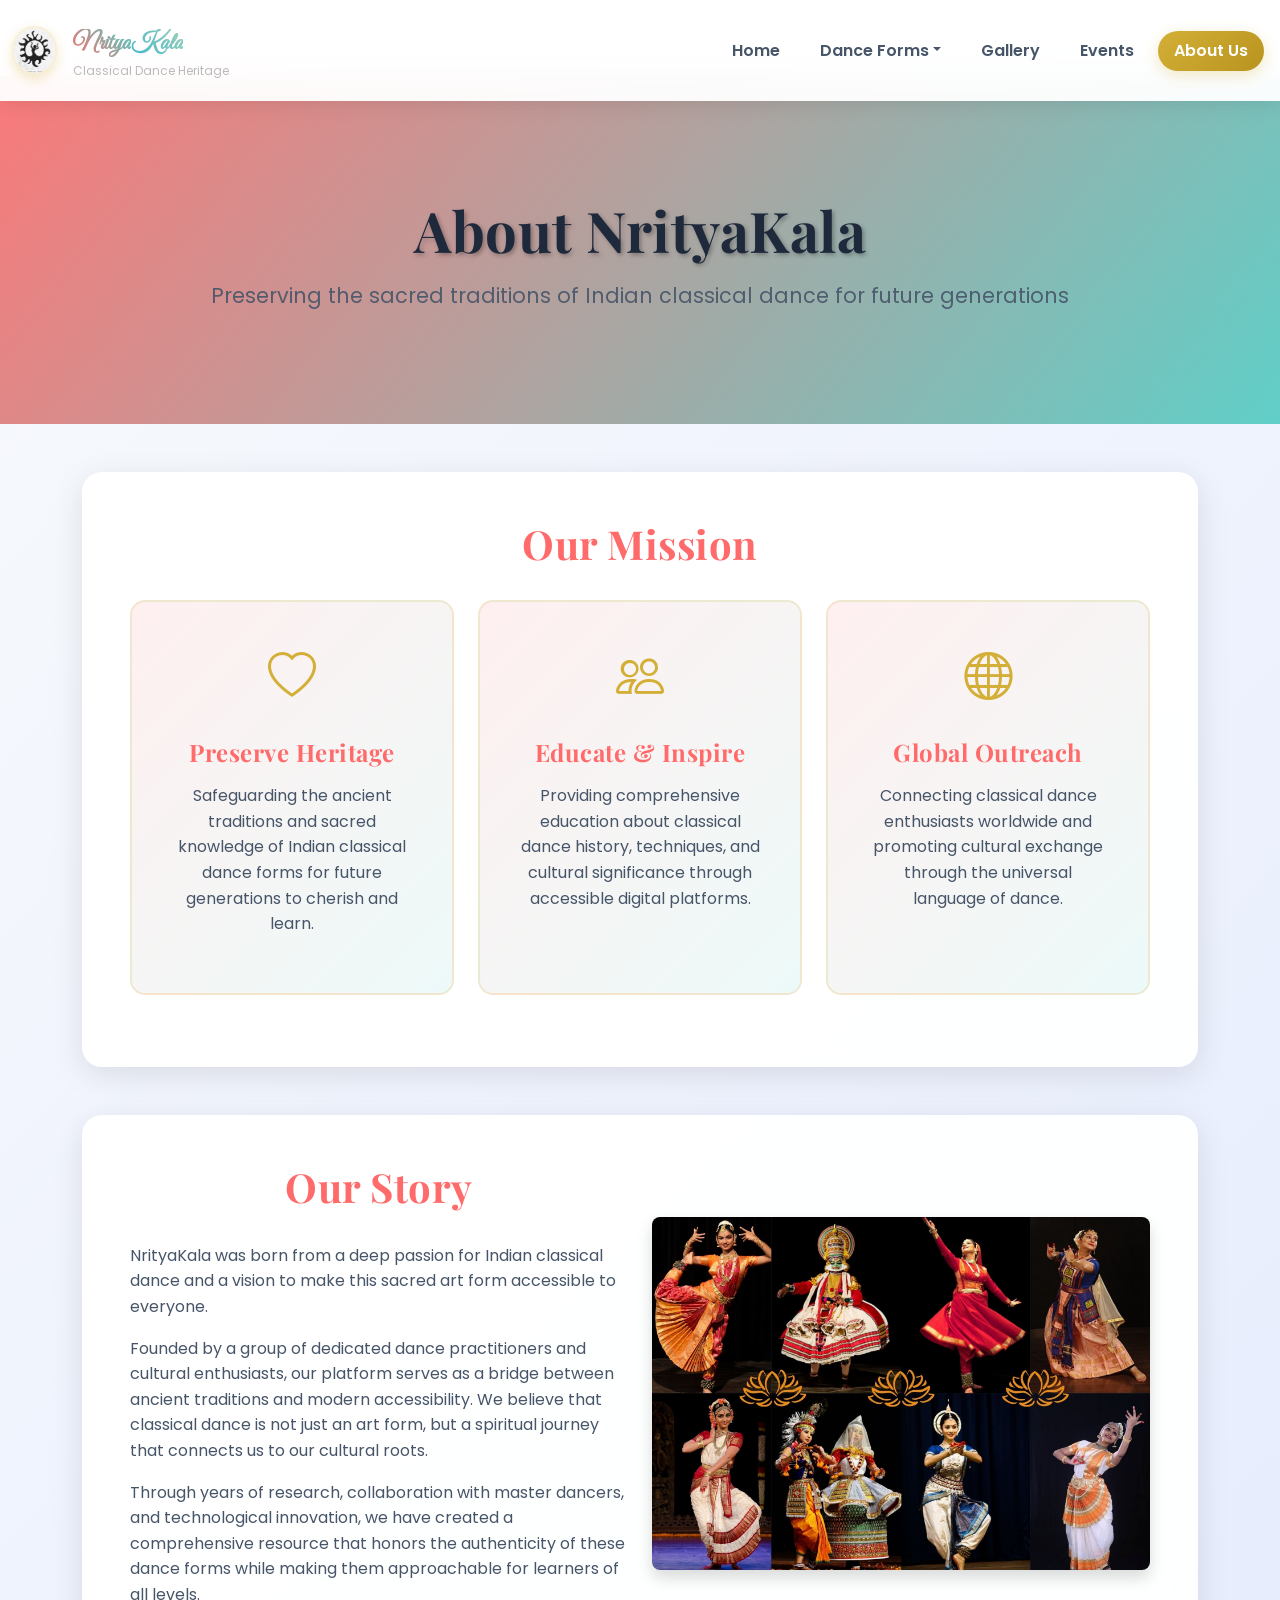
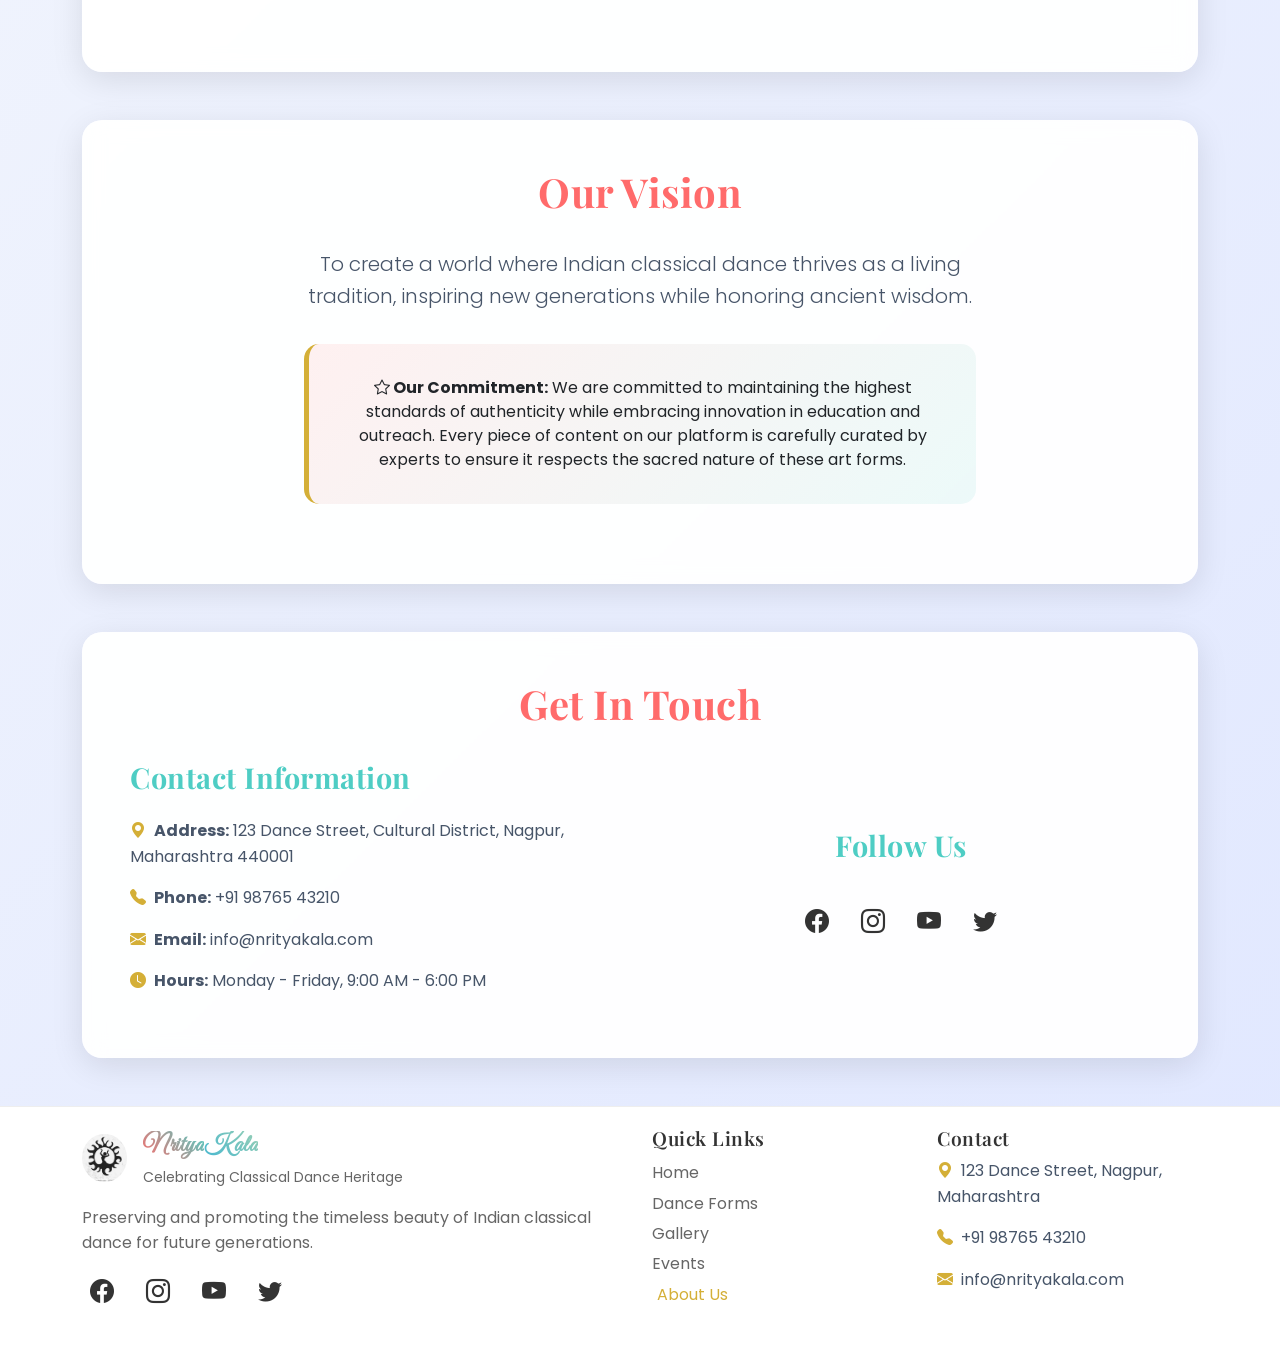
<file: about.html>
<!DOCTYPE html>
<html lang="en">
<head>
  <meta charset="UTF-8">
  <meta name="viewport" content="width=device-width, initial-scale=1.0">
  <title>About Us - NrityaKala | Indian Classical Dance Heritage</title>
  <!-- Bootstrap CSS -->
  <link href="https://cdn.jsdelivr.net/npm/bootstrap@5.3.7/dist/css/bootstrap.min.css" rel="stylesheet">
  <!-- Bootstrap Icons -->
  <link href="https://cdn.jsdelivr.net/npm/bootstrap-icons@1.11.0/font/bootstrap-icons.css" rel="stylesheet">
  <!-- Google Fonts -->
  <link href="https://fonts.googleapis.com/css2?family=Poppins:wght@300;400;500;600;700&family=Playfair+Display:wght@500;700&family=Great+Vibes&display=swap" rel="stylesheet">
  <link rel="stylesheet" href="styles.css">
  <style>
    :root {
      --primary-color: #FF6B6B;
      --secondary-color: #4ECDC4;
      --accent-color: #d4af37;
      --bg-gradient: linear-gradient(135deg, #f8fafc 0%, #e0e7ff 100%);
      --card-shadow: 0 8px 32px rgba(0, 0, 0, 0.1);
    }

    body {
      font-family: 'Poppins', sans-serif;
      background: var(--bg-gradient);
      min-height: 100vh;
    }

    /* Enhanced Navbar Styles */
    .enhanced-navbar {
      background: rgba(255, 255, 255, 0.95);
      backdrop-filter: blur(15px);
      box-shadow: 0 2px 20px rgba(0, 0, 0, 0.1);
      padding: 1rem 0;
      transition: all 0.3s ease;
    }

    .navbar-brand-enhanced {
      color: #333;
      transition: all 0.3s ease;
    }

    .navbar-brand-enhanced:hover {
      transform: scale(1.05);
      color: #333;
    }

    .navbar-logo-enhanced {
      transition: all 0.3s ease;
      box-shadow: 0 4px 12px rgba(212, 175, 55, 0.3);
    }

    .navbar-title-enhanced {
      font-size: 1.5rem;
      font-weight: 700;
    }

    .navbar-title-nritya {
      background: linear-gradient(45deg, #FF6B6B, #4ECDC4);
      -webkit-background-clip: text;
      -webkit-text-fill-color: transparent;
      background-clip: text;
      font-weight: 700;
      font-family: 'Great Vibes', cursive;
      animation: gradientShift 3s ease-in-out infinite alternate;
    }

    .navbar-title-kala {
      background: linear-gradient(45deg, #45B7D1, #96CEB4);
      -webkit-background-clip: text;
      -webkit-text-fill-color: transparent;
      background-clip: text;
      font-weight: 700;
      font-family: 'Great Vibes', cursive;
      animation: gradientShift 3s ease-in-out infinite alternate;
    }

    .navbar-tagline-enhanced {
      color: #bbb;
      font-size: 0.75rem;
      font-weight: 400;
    }

    .enhanced-nav-link {
      color: #2c3e50;
      border-radius: 25px;
      transition: all 0.3s ease;
      position: relative;
      overflow: hidden;
    }

    .enhanced-nav-link:hover {
      color: #d4af37 !important;
      background: rgba(212, 175, 55, 0.1);
      transform: translateY(-2px);
    }

    .enhanced-nav-link.active {
      background: linear-gradient(135deg, #d4af37, #b8941f);
      color: #fff !important;
    }

    .enhanced-dropdown {
      background: rgba(255, 255, 255, 0.95);
      backdrop-filter: blur(15px);
      border: 1px solid rgba(212, 175, 55, 0.2);
    }

    .enhanced-dropdown-item {
      color: #2c3e50;
      transition: all 0.3s ease;
    }

    .enhanced-dropdown-item:hover {
      background: linear-gradient(135deg, #d4af37, #b8941f);
      color: #fff;
      transform: translateX(5px);
    }

    .enhanced-toggler {
      border-color: #d4af37;
    }

    /* Hero Section */
    .hero-section {
      background: linear-gradient(135deg, rgba(255, 107, 107, 0.9), rgba(78, 205, 196, 0.9)), 
                  url('data:image/svg+xml;utf8,<svg width="100%25" height="100%25" xmlns="http://www.w3.org/2000/svg"><defs><pattern id="hero-pattern" x="0" y="0" width="100" height="100" patternUnits="userSpaceOnUse"><circle cx="50" cy="50" r="2" fill="%23ffffff" opacity="0.3"/></pattern></defs><rect width="100%25" height="100%25" fill="url(%23hero-pattern)"/></svg>');
      color: white;
      padding: 120px 0 80px;
      text-align: center;
      position: relative;
      overflow: hidden;
    }

    .hero-section::before {
      content: '';
      position: absolute;
      top: 0;
      left: 0;
      right: 0;
      bottom: 0;
      background: linear-gradient(45deg, rgba(255, 107, 107, 0.1), rgba(78, 205, 196, 0.1));
      z-index: 1;
    }

    .hero-content {
      position: relative;
      z-index: 2;
    }

    .hero-title {
      font-family: 'Playfair Display', serif;
      font-size: 3.5rem;
      font-weight: 700;
      margin-bottom: 1rem;
      text-shadow: 2px 2px 4px rgba(0, 0, 0, 0.3);
    }

    .hero-subtitle {
      font-size: 1.3rem;
      margin-bottom: 2rem;
      opacity: 0.9;
    }

    /* Content Sections */
    .content-section {
      background: rgba(255, 255, 255, 0.95);
      backdrop-filter: blur(10px);
      border-radius: 20px;
      padding: 3rem;
      margin-bottom: 3rem;
      box-shadow: var(--card-shadow);
      transition: all 0.3s ease;
    }

    .content-section:hover {
      transform: translateY(-5px);
      box-shadow: 0 12px 40px rgba(0, 0, 0, 0.15);
    }

    .section-title {
      font-family: 'Playfair Display', serif;
      font-size: 2.5rem;
      color: var(--primary-color);
      margin-bottom: 2rem;
      text-align: center;
    }

    .section-subtitle {
      font-family: 'Playfair Display', serif;
      font-size: 1.8rem;
      color: var(--secondary-color);
      margin-bottom: 1.5rem;
    }

    /* Team Cards */
    .team-card {
      background: white;
      border-radius: 15px;
      padding: 2rem;
      text-align: center;
      box-shadow: 0 5px 15px rgba(0, 0, 0, 0.08);
      transition: all 0.3s ease;
      height: 100%;
    }

    .team-card:hover {
      transform: translateY(-10px);
      box-shadow: 0 15px 35px rgba(0, 0, 0, 0.15);
    }

    .team-image {
      width: 120px;
      height: 120px;
      border-radius: 50%;
      object-fit: cover;
      margin: 0 auto 1.5rem;
      border: 4px solid var(--accent-color);
    }

    .team-name {
      font-family: 'Playfair Display', serif;
      font-size: 1.5rem;
      color: var(--primary-color);
      margin-bottom: 0.5rem;
    }

    .team-role {
      color: var(--secondary-color);
      font-weight: 600;
      margin-bottom: 1rem;
    }

    /* Mission Cards */
    .mission-card {
      background: linear-gradient(135deg, rgba(255, 107, 107, 0.1), rgba(78, 205, 196, 0.1));
      border-radius: 15px;
      padding: 2.5rem;
      text-align: center;
      border: 2px solid rgba(212, 175, 55, 0.2);
      transition: all 0.3s ease;
      height: 100%;
    }

    .mission-card:hover {
      border-color: var(--accent-color);
      background: linear-gradient(135deg, rgba(255, 107, 107, 0.15), rgba(78, 205, 196, 0.15));
      transform: translateY(-5px);
    }

    .mission-icon {
      font-size: 3rem;
      color: var(--accent-color);
      margin-bottom: 1.5rem;
    }

    .mission-title {
      font-family: 'Playfair Display', serif;
      font-size: 1.5rem;
      color: var(--primary-color);
      margin-bottom: 1rem;
    }

    /* Footer Styles */
    .about-footer {
      background: #fff;
      color: #333;
      border-top: 1px solid #eee;
      padding: 3rem 0 2rem;
    }

    .footer-title-colorful .footer-nritya {
      background: linear-gradient(45deg, #FF6B6B, #4ECDC4);
      -webkit-background-clip: text;
      -webkit-text-fill-color: transparent;
      background-clip: text;
      font-family: 'Great Vibes', cursive;
      font-weight: 700;
    }

    .footer-title-colorful .footer-kala {
      background: linear-gradient(45deg, #45B7D1, #96CEB4);
      -webkit-background-clip: text;
      -webkit-text-fill-color: transparent;
      background-clip: text;
      font-family: 'Great Vibes', cursive;
      font-weight: 700;
    }

    .about-footer-link {
      color: #666;
      text-decoration: none;
      transition: all 0.3s ease;
      display: inline-block;
      padding: 0.2rem 0;
    }

    .about-footer-link:hover,
    .about-footer-link.active {
      color: #d4af37;
      transform: translateX(5px);
    }

    .about-social-link {
      width: 40px;
      height: 40px;
      display: flex;
      align-items: center;
      justify-content: center;
      color: #333;
      text-decoration: none;
      font-size: 1.5rem;
      background: none;
      border-radius: 50%;
      transition: all 0.3s ease;
    }

    .about-social-link:hover {
      transform: translateY(-3px);
      color: #d4af37;
      box-shadow: none;
    }

    /* Responsive Design */
    @media (max-width: 768px) {
      .hero-title {
        font-size: 2.5rem;
      }
      
      .section-title {
        font-size: 2rem;
      }
      
      .content-section {
        padding: 2rem;
      }
    }

    /* Animation */
    .fade-in {
      opacity: 0;
      transform: translateY(30px);
      transition: all 0.6s ease;
    }

    .fade-in.show {
      opacity: 1;
      transform: translateY(0);
    }

    @keyframes gradientShift {
      0% {
        filter: hue-rotate(0deg);
      }
      50% {
        filter: hue-rotate(180deg);
      }
      100% {
        filter: hue-rotate(360deg);
      }
    }
  </style>
</head>
<body>
  <!-- Navbar: exact replica from index.html -->
  <nav class="navbar navbar-expand-lg navbar-dark fixed-top enhanced-navbar">
    <div class="container-fluid">
      <a class="navbar-brand fs-4 fw-bold d-flex align-items-center navbar-brand-enhanced" href="index.html">
        <img src="images/logo.jpeg" width="45px" class="rounded-circle me-3 navbar-logo-enhanced">
        <div>
          <span class="navbar-title-enhanced">
            <span class="navbar-title-nritya fw-bold">Nritya</span><span class="navbar-title-kala fw-bold">Kala</span>
          </span>
          <small class="navbar-tagline-enhanced d-block">Classical Dance Heritage</small>
        </div>
      </a>
      <button class="navbar-toggler border-0 enhanced-toggler" type="button" data-bs-toggle="collapse"
        data-bs-target="#navbarSupportedContent">
        <span class="navbar-toggler-icon"></span>
      </button>
      <div class="collapse navbar-collapse fs-6" id="navbarSupportedContent">
        <ul class="navbar-nav ms-auto mb-2 mb-lg-0">
          <li class="nav-item mx-1">
            <a class="nav-link fw-semibold px-3 py-2 rounded-pill enhanced-nav-link" href="index.html">Home</a>
          </li>
          <li class="nav-item dropdown mx-1">
            <a class="nav-link dropdown-toggle fw-semibold px-3 py-2 rounded-pill enhanced-nav-link" href="#"
              role="button" data-bs-toggle="dropdown">Dance Forms</a>
            <ul class="dropdown-menu shadow-lg border-0 p-2 enhanced-dropdown">
              <li><a class="dropdown-item rounded-3 py-2 px-3 mb-1 enhanced-dropdown-item"
                  href="bharatanatyam.html">Bharatanatyam</a></li>
              <li><a class="dropdown-item rounded-3 py-2 px-3 mb-1 enhanced-dropdown-item" href="kathak.html">Kathak</a>
              </li>
              <li><a class="dropdown-item rounded-3 py-2 px-3 mb-1 enhanced-dropdown-item" href="odissi.html">Odissi</a>
              </li>
              <li><a class="dropdown-item rounded-3 py-2 px-3 mb-1 enhanced-dropdown-item"
                  href="kuchipudi.html">Kuchipudi</a></li>
              <li><a class="dropdown-item rounded-3 py-2 px-3 mb-1 enhanced-dropdown-item"
                  href="kathakali.html">Kathakali</a></li>
              <li><a class="dropdown-item rounded-3 py-2 px-3 mb-1 enhanced-dropdown-item"
                  href="mohiniyattam.html">Mohiniyattam</a></li>
              <li><a class="dropdown-item rounded-3 py-2 px-3 mb-1 enhanced-dropdown-item"
                  href="manipuri.html">Manipuri</a></li>
              <li><a class="dropdown-item rounded-3 py-2 px-3 enhanced-dropdown-item" href="sattriya.html">Sattriya</a>
              </li>
            </ul>
          </li>
          <li class="nav-item mx-1">
            <a class="nav-link fw-semibold px-3 py-2 rounded-pill enhanced-nav-link" href="gallery.html">Gallery</a>
          </li>
          <li class="nav-item mx-1">
            <a class="nav-link fw-semibold px-3 py-2 rounded-pill enhanced-nav-link" href="events.html">Events</a>
          </li>
          <li class="nav-item mx-1">
            <a class="nav-link fw-semibold px-3 py-2 rounded-pill enhanced-nav-link active" href="about.html">About Us</a>
          </li>
        </ul>
      </div>
    </div>
  </nav>

  <!-- Hero Section -->
  <section class="hero-section">
    <div class="hero-content">
      <div class="container">
        <h1 class="hero-title">About NrityaKala</h1>
        <p class="hero-subtitle">Preserving the sacred traditions of Indian classical dance for future generations</p>
      </div>
    </div>
  </section>

  <!-- Main Content -->
  <div class="container my-5">
    <!-- Our Mission -->
    <section class="content-section fade-in">
      <h2 class="section-title">Our Mission</h2>
      <div class="row">
        <div class="col-lg-4 mb-4">
          <div class="mission-card">
            <div class="mission-icon">
              <i class="bi bi-heart"></i>
            </div>
            <h4 class="mission-title">Preserve Heritage</h4>
            <p>Safeguarding the ancient traditions and sacred knowledge of Indian classical dance forms for future generations to cherish and learn.</p>
          </div>
        </div>
        <div class="col-lg-4 mb-4">
          <div class="mission-card">
            <div class="mission-icon">
              <i class="bi bi-people"></i>
            </div>
            <h4 class="mission-title">Educate & Inspire</h4>
            <p>Providing comprehensive education about classical dance history, techniques, and cultural significance through accessible digital platforms.</p>
          </div>
        </div>
        <div class="col-lg-4 mb-4">
          <div class="mission-card">
            <div class="mission-icon">
              <i class="bi bi-globe"></i>
            </div>
            <h4 class="mission-title">Global Outreach</h4>
            <p>Connecting classical dance enthusiasts worldwide and promoting cultural exchange through the universal language of dance.</p>
          </div>
        </div>
      </div>
    </section>

    <!-- Our Story -->
    <section class="content-section fade-in">
      <div class="row align-items-center">
        <div class="col-lg-6">
          <h2 class="section-title">Our Story</h2>
          <div class="section-content" style="font-family: 'Poppins', sans-serif;">
            <p>NrityaKala was born from a deep passion for Indian classical dance and a vision to make this sacred art form accessible to everyone.</p>
            <p>Founded by a group of dedicated dance practitioners and cultural enthusiasts, our platform serves as a bridge between ancient traditions and modern accessibility. We believe that classical dance is not just an art form, but a spiritual journey that connects us to our cultural roots.</p>
            <p>Through years of research, collaboration with master dancers, and technological innovation, we have created a comprehensive resource that honors the authenticity of these dance forms while making them approachable for learners of all levels.</p>
          </div>
        </div>
        <div class="col-lg-6">
          <img src="images/main.jpg" alt="Classical dance heritage" class="img-fluid rounded-3 shadow">
        </div>
      </div>
    </section>

    
    <!-- Our Vision -->
    <section class="content-section fade-in">
      <div class="row">
        <div class="col-lg-8 mx-auto text-center">
          <h2 class="section-title">Our Vision</h2>
          <div class="section-content">
            <p class="lead">To create a world where Indian classical dance thrives as a living tradition, inspiring new generations while honoring ancient wisdom.</p>
            <div class="highlight-box" style="background: linear-gradient(135deg, rgba(255, 107, 107, 0.1), rgba(78, 205, 196, 0.1)); padding: 2rem; border-radius: 15px; border-left: 5px solid #d4af37; margin: 2rem 0;">
              <strong><i class="bi bi-star"></i> Our Commitment:</strong> We are committed to maintaining the highest standards of authenticity while embracing innovation in education and outreach. Every piece of content on our platform is carefully curated by experts to ensure it respects the sacred nature of these art forms.
            </div>
          </div>
        </div>
      </div>
    </section>

    <!-- Contact Information -->
    <section class="content-section fade-in">
      <h2 class="section-title">Get In Touch</h2>
      <div class="row">
        <div class="col-lg-6">
          <h4 class="section-subtitle">Contact Information</h4>
          <div class="contact-info">
            <p><i class="bi bi-geo-alt-fill me-2" style="color: #d4af37;"></i><strong>Address:</strong> 123 Dance Street, Cultural District, Nagpur, Maharashtra 440001</p>
            <p><i class="bi bi-telephone-fill me-2" style="color: #d4af37;"></i><strong>Phone:</strong> +91 98765 43210</p>
            <p><i class="bi bi-envelope-fill me-2" style="color: #d4af37;"></i><strong>Email:</strong> info@nrityakala.com</p>
            <p><i class="bi bi-clock-fill me-2" style="color: #d4af37;"></i><strong>Hours:</strong> Monday - Friday, 9:00 AM - 6:00 PM</p>
          </div>
        </div>
        <div class="col-lg-6 d-flex flex-column align-items-center justify-content-center">
          <h4 class="section-subtitle">Follow Us</h4>
          <div class="social-links d-flex justify-content-center align-items-center gap-3 mt-3">
            <a href="#" class="about-social-link" aria-label="Facebook"><i class="bi bi-facebook"></i></a>
            <a href="#" class="about-social-link" aria-label="Instagram"><i class="bi bi-instagram"></i></a>
            <a href="#" class="about-social-link" aria-label="YouTube"><i class="bi bi-youtube"></i></a>
            <a href="#" class="about-social-link" aria-label="Twitter"><i class="bi bi-twitter"></i></a>
          </div>
        </div>
      </div>
    </section>
  </div>

  <!-- Footer: exact replica from index.html -->
  <footer class="about-footer" style="padding: 20px 0;">
    <div class="container">
      <div class="row">
        <!-- Brand Section -->
        <div class="col-lg-6 col-md-12 mb-4">
          <div class="d-flex align-items-center mb-3">
            <img src="images/logo.jpeg" width="45px" class="rounded-circle me-3">
            <div>
              <h5 class="mb-1 footer-title-colorful" style="font-weight: 600;">
                <span class="footer-nritya">Nritya</span><span class="footer-kala">Kala</span>
              </h5>
              <small style="color: #666;">Celebrating Classical Dance Heritage</small>
            </div>
          </div>
          <p style="color: #666;">Preserving and promoting the timeless beauty of Indian classical dance for future
            generations.</p>
          <div class="d-flex gap-3">
            <a href="#" class="about-social-link"><i class="bi bi-facebook"></i></a>
            <a href="#" class="about-social-link"><i class="bi bi-instagram"></i></a>
            <a href="#" class="about-social-link"><i class="bi bi-youtube"></i></a>
            <a href="#" class="about-social-link"><i class="bi bi-twitter"></i></a>
          </div>
        </div>

        <!-- Links & Contact Section -->
        <div class="col-lg-6 col-md-12">
          <div class="row">
            <!-- Quick Links -->
            <div class="col-md-6 mb-4">
              <h6 style="color: #333; font-weight: 600;">Quick Links</h6>
              <ul class="list-unstyled">
                <li><a href="index.html" class="about-footer-link">Home</a></li>
                <li><a href="index.html#dance-forms" class="about-footer-link">Dance Forms</a></li>
                <li><a href="gallery.html" class="about-footer-link">Gallery</a></li>
                <li><a href="events.html" class="about-footer-link">Events</a></li>
                <li><a href="about.html" class="about-footer-link active">About Us</a></li>
              </ul>
            </div>

            <!-- Contact -->
            <div class="col-md-6 mb-4">
              <h6 style="color: #333; font-weight: 600;">Contact</h6>
              <div style="color: #666;">
                <p><i class="bi bi-geo-alt-fill me-2" style="color: #d4af37;"></i>123 Dance Street, Nagpur, Maharashtra
                </p>
                <p><i class="bi bi-telephone-fill me-2" style="color: #d4af37;"></i>+91 98765 43210</p>
                <p><i class="bi bi-envelope-fill me-2" style="color: #d4af37;"></i>info@nrityakala.com</p>
              </div>
            </div>
          </div>
        </div>
      </div>
    </div>
  </footer>

  <!-- Bootstrap JS -->
  <script src="https://cdn.jsdelivr.net/npm/bootstrap@5.3.7/dist/js/bootstrap.bundle.min.js"></script>
  <script>
    // Fade in animation on scroll
    document.addEventListener('DOMContentLoaded', function() {
      const observerOptions = {
        threshold: 0.1,
        rootMargin: '0px 0px -50px 0px'
      };

      const observer = new IntersectionObserver(function(entries) {
        entries.forEach(entry => {
          if (entry.isIntersecting) {
            entry.target.classList.add('show');
          }
        });
      }, observerOptions);

      document.querySelectorAll('.fade-in').forEach(element => {
        observer.observe(element);
      });

      // Navbar scroll effect
      window.addEventListener('scroll', function () {
        const navbar = document.querySelector('.enhanced-navbar');
        if (navbar) {
          if (window.scrollY > 50) {
            navbar.style.background = 'rgba(255, 255, 255, 0.95)';
            navbar.style.backdropFilter = 'blur(20px)';
          } else {
            navbar.style.background = 'rgba(255, 255, 255, 0.95)';
            navbar.style.backdropFilter = 'blur(15px)';
          }
        }
      });

      // Smooth scrolling for anchor links
      document.querySelectorAll('a[href^="#"]').forEach(anchor => {
        anchor.addEventListener('click', function (e) {
          e.preventDefault();
          const target = document.querySelector(this.getAttribute('href'));
          if (target) {
            target.scrollIntoView({
              behavior: 'smooth',
              block: 'start'
            });
          }
        });
      });

      // Card hover effects
      document.querySelectorAll('.team-card, .mission-card').forEach(card => {
        card.addEventListener('mouseenter', function() {
          this.style.transform = 'translateY(-10px)';
        });
        card.addEventListener('mouseleave', function() {
          this.style.transform = 'translateY(0)';
        });
      });
    });
  </script>
</body>
</html>
</file>
<file: styles.css>
/* Clean, Optimized CSS - Only Essential Styles */

/* Global Base Styles */
* {
  box-sizing: border-box;
}

html {
  scroll-behavior: smooth;
  scroll-padding-top: 100px;
}

body {
  font-family: 'Poppins', sans-serif;
  overflow-x: hidden;
  padding-top: 76px;
}

/* Typography */
h1, h2, h3, h4, h5, h6,
.section-title, .section-title-enhanced,
.dance-card-title, .story-title, .dancer-title {
  font-family: 'Playfair Display', serif;
  font-weight: 700;
  line-height: 1.2;
  letter-spacing: 0.5px;
  color: #1e293b;
}

h1, .hero-title-enhanced { font-size: 3.5rem; }
h2, .section-title, .section-title-enhanced { font-size: 2.8rem; }
h3 { font-size: 2.2rem; }
h4 { font-size: 1.8rem; }
h5, .dance-card-title, .story-title, .dancer-title { font-size: 1.5rem; }
h6 { font-size: 1.2rem; }

p, .lead,
.section-subtitle-enhanced, .hero-text-enhanced,
.dance-info-desc, .story-description, .dancer-description {
  font-family: 'Poppins', sans-serif;
  color: #475569;
  line-height: 1.6;
}

/* Brand Colors */
.navbar-title-nritya {
  background: linear-gradient(45deg, #7c3aed, #db2777);
  -webkit-background-clip: text;
  -webkit-text-fill-color: transparent;
  background-clip: text;
  font-weight: 700;
}

.navbar-title-kala {
  background: linear-gradient(45deg, #059669, #0891b2);
  -webkit-background-clip: text;
  -webkit-text-fill-color: transparent;
  background-clip: text;
  font-weight: 700;
}

.text-gradient-primary {
  background: linear-gradient(135deg, #7c3aed, #db2777);
  -webkit-background-clip: text;
  -webkit-text-fill-color: transparent;
  background-clip: text;
}

/* Navbar */
.enhanced-navbar {
  background: rgba(255, 255, 255, 0.95);
  backdrop-filter: blur(15px);
  box-shadow: 0 2px 20px rgba(0, 0, 0, 0.1);
  padding: 1rem 0;
  transition: all 0.3s ease;
}

.navbar-brand-enhanced {
  color: #1e293b !important;
  transition: all 0.3s ease;
  text-decoration: none;
}

.navbar-brand-enhanced:hover {
  transform: scale(1.05);
}

.navbar-logo-enhanced {
  transition: all 0.3s ease;
  box-shadow: 0 4px 12px rgba(212, 175, 55, 0.3);
  border: 2px solid rgba(212, 175, 55, 0.2);
}

.navbar-title-enhanced {
  font-size: 1.5rem;
  font-weight: 700;
  font-family: 'Playfair Display', serif;
}

.navbar-tagline-enhanced {
  color: #64748b;
  font-size: 0.75rem;
  font-weight: 400;
  font-family: 'Poppins', sans-serif;
}

.enhanced-nav-link {
  color: #475569 !important;
  border-radius: 25px;
  transition: all 0.3s ease;
  font-weight: 500;
  text-decoration: none;
}

.enhanced-nav-link:hover {
  color: #d4af37 !important;
  background: rgba(212, 175, 55, 0.1);
  transform: translateY(-2px);
}

.enhanced-nav-link.active {
  background: linear-gradient(135deg, #d4af37, #b8941f);
  color: #fff !important;
  box-shadow: 0 4px 15px rgba(212, 175, 55, 0.3);
}

.enhanced-dropdown {
  background: rgba(255, 255, 255, 0.95);
  backdrop-filter: blur(15px);
  border: 1px solid rgba(212, 175, 55, 0.2);
  border-radius: 15px;
  padding: 0.5rem;
  box-shadow: 0 10px 30px rgba(0, 0, 0, 0.15);
}

.enhanced-dropdown-item {
  color: #475569;
  transition: all 0.3s ease;
  border-radius: 10px;
  font-weight: 500;
  text-decoration: none;
}

.enhanced-dropdown-item:hover {
  background: linear-gradient(135deg, #d4af37, #b8941f);
  color: #fff;
  transform: translateX(5px);
}

.enhanced-toggler {
  border-color: #d4af37;
}

/* Hero Section */
.hero-section-enhanced {
  background: linear-gradient(135deg, #f8fafc 0%, #e0e7ff 100%);
  min-height: 100vh;
  display: flex;
  align-items: center;
  position: relative;
}

.hero-background-pattern {
  position: absolute;
  top: 0;
  left: 0;
  width: 100%;
  height: 100%;
  background: url('data:image/svg+xml,<svg xmlns="http://www.w3.org/2000/svg" viewBox="0 0 1000 1000"><defs><radialGradient id="g1" cx="50%" cy="50%" r="50%"><stop offset="0%" stop-color="%23ffffff" stop-opacity="0.3"/><stop offset="100%" stop-color="%23ffffff" stop-opacity="0"/></radialGradient></defs><circle cx="200" cy="150" r="80" fill="url(%23g1)"/><circle cx="800" cy="250" r="120" fill="url(%23g1)"/><circle cx="600" cy="700" r="100" fill="url(%23g1)"/><circle cx="150" cy="800" r="90" fill="url(%23g1)"/><circle cx="900" cy="600" r="110" fill="url(%23g1)"/></svg>');
  background-repeat: no-repeat;
  background-size: cover;
  background-position: center;
  z-index: 0;
  pointer-events: none;
}

.hero-image-container-enhanced {
  position: relative;
  z-index: 2;
}

.hero-image-frame {
  position: relative;
  display: inline-block;
}

.hero-main-image-enhanced {
  transition: transform 0.3s ease;
}

/* Stats Cards */
.stat-card-enhanced {
  background: rgba(255, 255, 255, 0.9);
  backdrop-filter: blur(10px);
  border: 1px solid rgba(255, 255, 255, 0.2);
  transition: all 0.3s ease;
}

.stat-card-blue { border-left: 4px solid #3b82f6; }
.stat-card-green { border-left: 4px solid #10b981; }
.stat-card-yellow { border-left: 4px solid #f59e0b; }

.stat-number-enhanced { 
  font-family: 'Playfair Display', serif;
  font-size: 2rem;
}

.stat-number-blue { color: #3b82f6; }
.stat-number-green { color: #10b981; }
.stat-number-yellow { color: #f59e0b; }

.stat-label-enhanced {
  font-size: 0.85rem;
  color: #64748b;
}

/* Buttons */
.btn-primary-enhanced {
  background: linear-gradient(135deg, #7c3aed, #db2777);
  border: none;
  color: white;
  transition: all 0.3s ease;
  position: relative;
  overflow: hidden;
}

.btn-primary-enhanced:hover {
  background: linear-gradient(135deg, #6d28d9, #be185d);
  transform: translateY(-2px);
  box-shadow: 0 8px 25px rgba(124, 58, 237, 0.3);
  color: white;
}

.btn-outline-primary-enhanced {
  border: 2px solid #7c3aed;
  color: #7c3aed;
  background: transparent;
  transition: all 0.3s ease;
}

.btn-outline-primary-enhanced:hover {
  background: linear-gradient(135deg, #7c3aed, #db2777);
  border-color: #7c3aed;
  color: white;
  transform: translateY(-2px);
}

.btn-dance-card {
  background: linear-gradient(135deg, #d4af37, #b8941f);
  border: none;
  color: white;
  padding: 0.5rem 1rem;
  border-radius: 20px;
  font-size: 0.85rem;
  font-weight: 600;
  transition: all 0.3s ease;
}

.btn-dance-card:hover {
  background: linear-gradient(135deg, #b8941f, #a67c00);
  transform: translateY(-2px);
  color: white;
}

/* Dance Forms Section */
.dance-forms-section-enhanced {
  position: relative;
  background: linear-gradient(135deg, #ede9fe 0%, #fbcfe8 100%);
}

.section-divider-enhanced {
  width: 80px;
  height: 4px;
  background: linear-gradient(135deg, #d4af37, #b8941f);
  border-radius: 2px;
}

/* Dance Cards */
.dance-form-card-enhanced {
  background: rgba(255, 255, 255, 0.95);
  backdrop-filter: blur(10px);
  border-radius: 20px;
  overflow: hidden;
  transition: all 0.4s ease;
  border: 1px solid rgba(255, 255, 255, 0.2);
  box-shadow: 0 8px 32px rgba(0, 0, 0, 0.1);
}

.dance-form-card-enhanced:hover {
  transform: translateY(-10px);
  box-shadow: 0 20px 50px rgba(0, 0, 0, 0.15);
}

.dance-card-image-wrapper {
  position: relative;
  overflow: hidden;
  height: 200px;
}

.dance-card-image {
  width: 100%;
  height: 100%;
  object-fit: cover;
  transition: transform 0.3s ease;
}

.dance-card-overlay {
  position: absolute;
  top: 0;
  left: 0;
  right: 0;
  bottom: 0;
  background: linear-gradient(135deg, rgba(124, 58, 237, 0.8), rgba(219, 39, 119, 0.8));
  display: flex;
  align-items: center;
  justify-content: center;
  opacity: 0;
  transition: opacity 0.3s ease;
}

.dance-form-card-enhanced:hover .dance-card-overlay {
  opacity: 1;
}

.dance-card-content {
  text-align: center;
  color: white;
}

.dance-card-origin {
  font-size: 0.9rem;
  opacity: 0.9;
  margin-bottom: 1rem;
}

.dance-card-features {
  margin-bottom: 1rem;
}

.feature-tag {
  background: rgba(255, 255, 255, 0.2);
  color: white;
  padding: 0.3rem 0.8rem;
  border-radius: 15px;
  font-size: 0.8rem;
  margin: 0.2rem;
  display: inline-block;
}

.dance-card-info {
  padding: 1.5rem;
}

.dance-info-title {
  font-family: 'Playfair Display', serif;
  color: #1e293b;
  margin-bottom: 0.5rem;
  font-size: 1.1rem;
  font-weight: 600;
}

.dance-info-desc {
  color: #64748b;
  font-size: 0.9rem;
  line-height: 1.5;
}

/* Carousel */
.dance-carousel-main-container {
  position: relative;
  overflow: hidden;
  padding: 2rem 0;
}

.dance-carousel-viewport {
  overflow: hidden;
  width: 100%;
}

.dance-carousel-track {
  display: flex;
  gap: 2rem;
  transition: transform 0.5s ease;
}

.dance-carousel-item {
  flex: 0 0 280px;
  max-width: 280px;
}

.dance-carousel-btn {
  position: absolute;
  top: 50%;
  transform: translateY(-50%);
  width: 50px;
  height: 50px;
  border: none;
  border-radius: 50%;
  background: rgba(255, 255, 255, 0.9);
  color: #333;
  font-size: 1.2rem;
  cursor: pointer;
  z-index: 10;
  transition: all 0.3s ease;
  box-shadow: 0 4px 15px rgba(0, 0, 0, 0.1);
}

.dance-carousel-btn:hover {
  background: #fff;
  transform: translateY(-50%) scale(1.1);
  box-shadow: 0 6px 20px rgba(0, 0, 0, 0.15);
}

.dance-carousel-prev { left: -25px; }
.dance-carousel-next { right: -25px; }

/* Dancers Section */
.famous-dancers-section {
  background: linear-gradient(135deg, #f0fdf4 0%, #ecfccb 100%);
  position: relative;
}

.dancers-accordion {
  max-width: 100%;
}

.dancer-item {
  background: rgba(255, 255, 255, 0.95);
  backdrop-filter: blur(10px);
  border: 1px solid rgba(255, 255, 255, 0.2);
  border-radius: 15px;
  margin-bottom: 1rem;
  overflow: hidden;
  transition: all 0.3s ease;
}

.dancer-item:hover {
  transform: translateY(-5px);
  box-shadow: 0 15px 35px rgba(0, 0, 0, 0.1);
}

.dancer-header {
  padding: 1.5rem;
  cursor: pointer;
  border: none;
  background: transparent;
  width: 100%;
  text-align: left;
}

.dancer-preview {
  display: flex;
  align-items: center;
  gap: 1rem;
}

.dancer-thumb {
  width: 80px;
  height: 80px;
  border-radius: 50%;
  object-fit: cover;
  border: 3px solid #d4af37;
}

.dancer-basic-info h5 {
  margin: 0;
  color: #1e293b;
  font-family: 'Playfair Display', serif;
}

.dancer-style {
  color: #d4af37;
  font-size: 0.9rem;
  font-weight: 500;
}

.dancer-content {
  padding: 0 1.5rem 1.5rem;
}

.dancer-details-expanded {
  display: flex;
  gap: 2rem;
  align-items: flex-start;
}

.dancer-full-image {
  width: 200px;
  height: 250px;
  border-radius: 15px;
  object-fit: cover;
  box-shadow: 0 8px 25px rgba(0, 0, 0, 0.1);
}

.dancer-description {
  color: #475569;
  line-height: 1.6;
  margin-bottom: 1rem;
}

.dancer-achievements {
  background: linear-gradient(135deg, #fef3c7, #fed7aa);
  padding: 1rem;
  border-radius: 10px;
  margin-top: 1rem;
}

.achievement-tag {
  background: rgba(217, 119, 6, 0.1);
  color: #d97706;
  padding: 0.3rem 0.8rem;
  border-radius: 15px;
  font-size: 0.8rem;
  margin: 0.2rem;
  display: inline-block;
}

/* Stories Section */
.stories-legends-section {
  background: linear-gradient(135deg, #fef7ed 0%, #ffedd5 100%);
  position: relative;
}

.story-card {
  background: rgba(255, 255, 255, 0.95);
  backdrop-filter: blur(10px);
  border-radius: 20px;
  overflow: hidden;
  transition: all 0.4s ease;
  border: 1px solid rgba(255, 255, 255, 0.2);
  box-shadow: 0 8px 32px rgba(0, 0, 0, 0.1);
}

.story-card:hover {
  transform: translateY(-10px);
  box-shadow: 0 20px 50px rgba(0, 0, 0, 0.15);
}

.story-image-container {
  position: relative;
  height: 200px;
  overflow: hidden;
}

.story-image {
  width: 100%;
  height: 100%;
  object-fit: cover;
  transition: transform 0.3s ease;
}

.story-overlay {
  position: absolute;
  top: 0;
  left: 0;
  right: 0;
  bottom: 0;
  background: linear-gradient(135deg, rgba(251, 146, 60, 0.8), rgba(217, 119, 6, 0.8));
  display: flex;
  align-items: center;
  justify-content: center;
  opacity: 0;
  transition: opacity 0.3s ease;
}

.story-card:hover .story-overlay {
  opacity: 1;
}

.story-content {
  padding: 1.5rem;
}

.story-name {
  font-family: 'Great Vibes', cursive;
  color: #d97706;
  font-size: 1.2rem;
  margin-bottom: 0.5rem;
}

.story-tag {
  background: rgba(251, 146, 60, 0.1);
  color: #ea580c;
  padding: 0.3rem 0.8rem;
  border-radius: 15px;
  font-size: 0.8rem;
  position: absolute;
  top: 15px;
  right: 15px;
}

/* Footer */
.about-footer {
  background: linear-gradient(135deg, #1e293b, #334155);
  color: #e2e8f0;
  font-family: 'Poppins', sans-serif;
}

.footer-nritya {
  background: linear-gradient(45deg, #7c3aed, #db2777);
  -webkit-background-clip: text;
  -webkit-text-fill-color: transparent;
  background-clip: text;
}

.footer-kala {
  background: linear-gradient(45deg, #059669, #0891b2);
  -webkit-background-clip: text;
  -webkit-text-fill-color: transparent;
  background-clip: text;
}

.about-footer-link {
  color: #94a3b8;
  text-decoration: none;
  transition: all 0.3s ease;
}

.about-footer-link:hover,
.about-footer-link.active {
  color: #d4af37;
}

.about-social-link {
  color: #94a3b8;
  font-size: 1.2rem;
  transition: all 0.3s ease;
  text-decoration: none;
}

.about-social-link:hover {
  color: #d4af37;
  transform: translateY(-2px);
}

/* Animations */
@keyframes fadeInUp {
  from {
    opacity: 0;
    transform: translateY(30px);
  }
  to {
    opacity: 1;
    transform: translateY(0);
  }
}

@keyframes fadeInLeft {
  from {
    opacity: 0;
    transform: translateX(-30px);
  }
  to {
    opacity: 1;
    transform: translateX(0);
  }
}

@keyframes fadeInRight {
  from {
    opacity: 0;
    transform: translateX(30px);
  }
  to {
    opacity: 1;
    transform: translateX(0);
  }
}

@keyframes scaleIn {
  from {
    opacity: 0;
    transform: scale(0.8);
  }
  to {
    opacity: 1;
    transform: scale(1);
  }
}

@keyframes slideInFromTop {
  from {
    opacity: 0;
    transform: translateY(-50px);
  }
  to {
    opacity: 1;
    transform: translateY(0);
  }
}

.animate-on-load { animation: fadeInUp 0.8s ease-out; }
.animate-left { animation: fadeInLeft 0.8s ease-out; }
.animate-right { animation: fadeInRight 0.8s ease-out; }
.animate-scale { animation: scaleIn 0.8s ease-out; }
.animate-slide-down { animation: slideInFromTop 0.8s ease-out; }

.animate-stagger-1 { animation-delay: 0.1s; }
.animate-stagger-2 { animation-delay: 0.2s; }
.animate-stagger-3 { animation-delay: 0.3s; }
.animate-stagger-4 { animation-delay: 0.4s; }

/* Image Effects */
.img-hover-zoom {
  transition: transform 0.3s ease;
}

.img-hover-zoom:hover {
  transform: scale(1.05);
}

/* Responsive Design */
@media (max-width: 768px) {
  h1, .hero-title-enhanced { font-size: 2.5rem; }
  h2, .section-title-enhanced { font-size: 2rem; }
  
  .dance-carousel-item {
    flex: 0 0 250px;
    max-width: 250px;
  }
  
  .dance-carousel-btn {
    width: 40px;
    height: 40px;
    font-size: 1rem;
  }
  
  .dance-carousel-prev { left: -20px; }
  .dance-carousel-next { right: -20px; }
  
  .dancer-details-expanded {
    flex-direction: column;
    gap: 1rem;
  }
  
  .dancer-full-image {
    width: 100%;
    height: 200px;
  }
}
</file>
